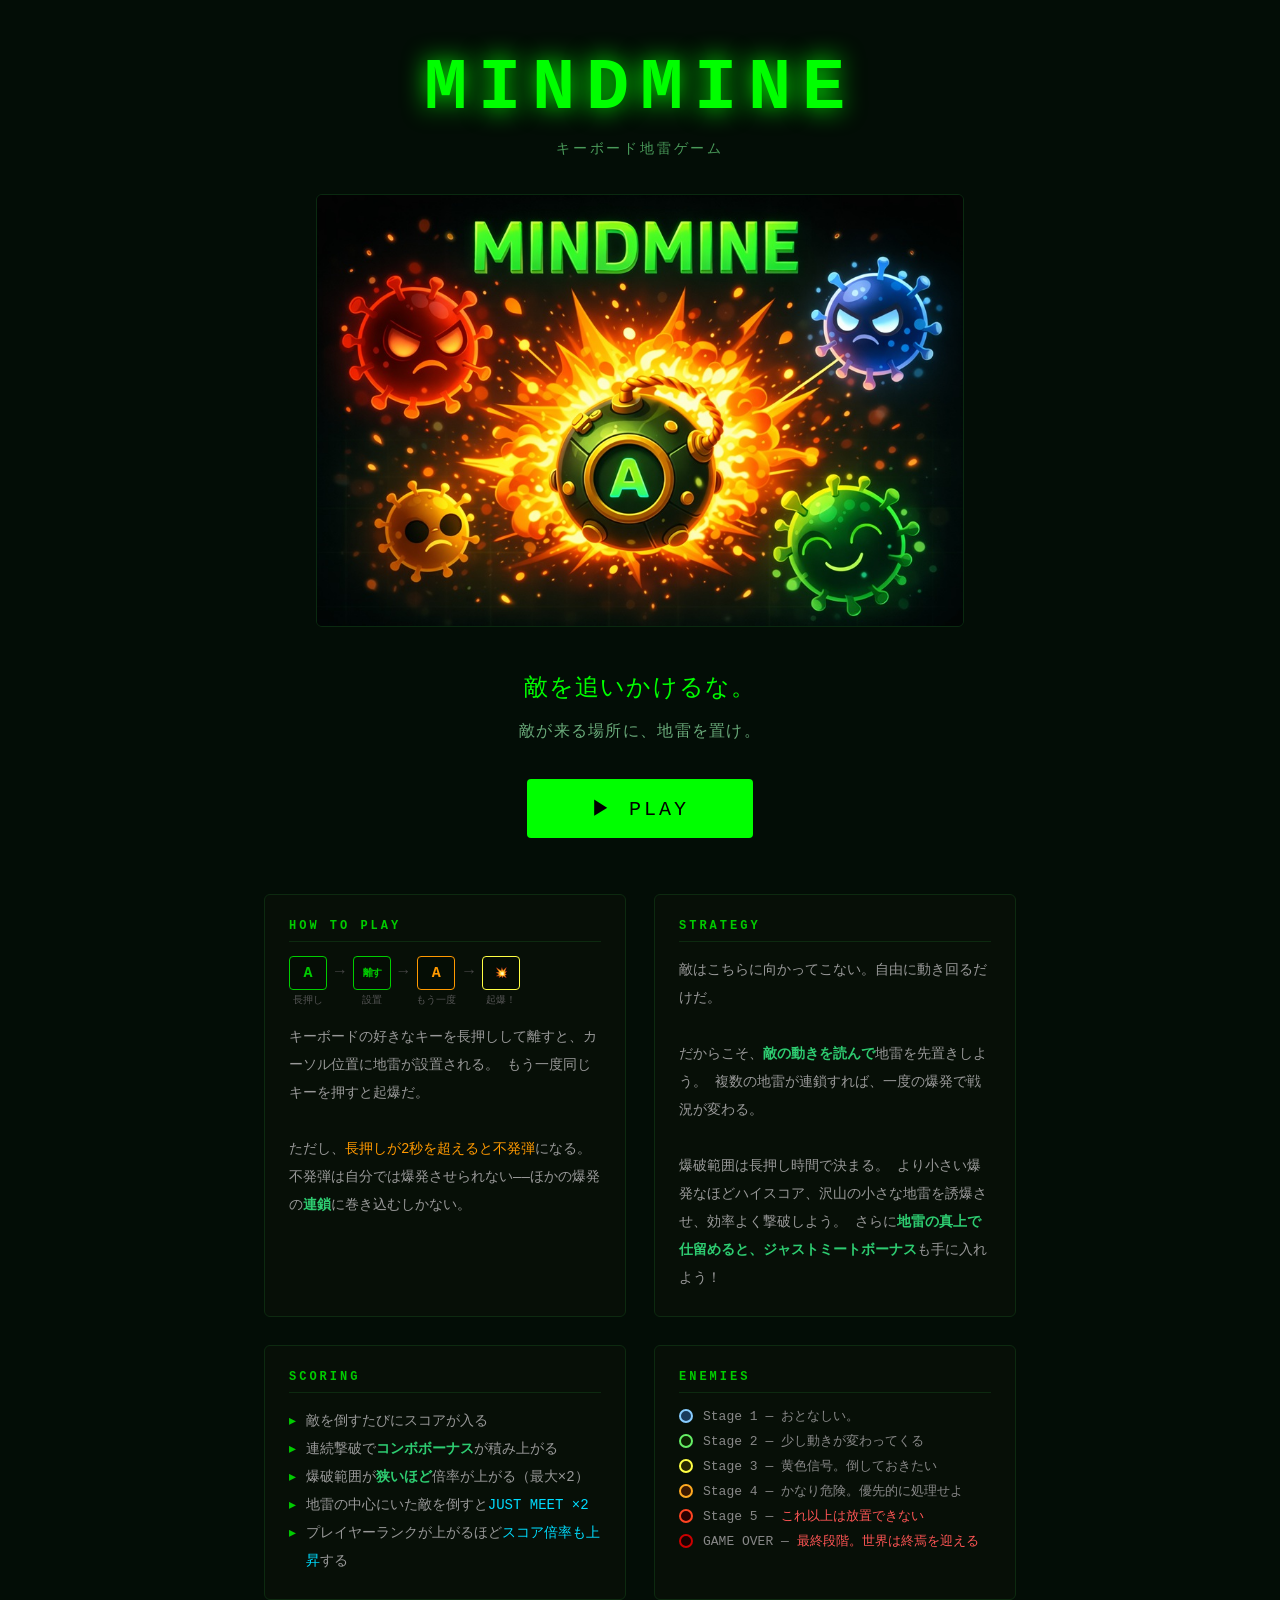
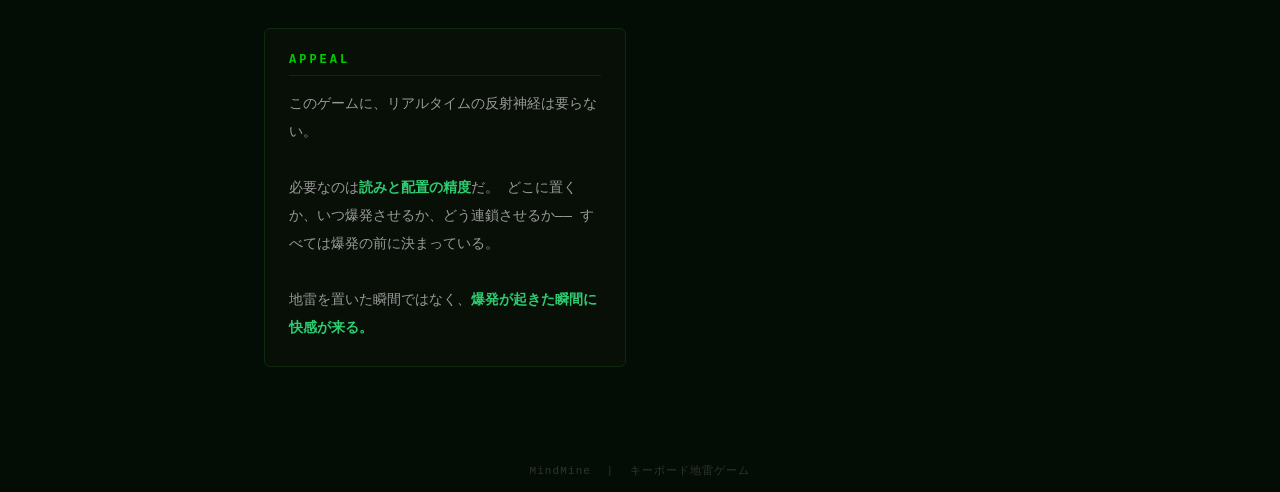
<file: index.html>
<!DOCTYPE html>
<html lang="ja">

<head>
  <meta charset="UTF-8">
  <meta name="viewport" content="width=device-width, initial-scale=1.0">
  <title>MindMine — キーボード地雷ゲーム</title>
  <!-- 紹介ページ専用スタイルシート（ゲーム本体の style.css とは別ファイル） -->
  <link rel="stylesheet" href="index.css">
</head>

<body>

  <!-- ========================================================
       ヘッダー：タイトルとキャッチフレーズ
       ======================================================== -->
  <header>
    <h1>MINDMINE</h1>
    <p class="tagline">キーボード地雷ゲーム</p>
  </header>

  <!-- ========================================================
       サムネイル：ゲーム画面のイメージ画像
       thumbnail.svg はゲームの雰囲気を伝えるイラスト
       ======================================================== -->
  <div class="thumbnail-wrap">
    <img src="assets/thumbnail_mindmine.jpg" alt="MindMine ゲーム画面">
  </div>

  <!-- ========================================================
       キャッチコピー：このゲームの本質を一言で表す
       ======================================================== -->
  <div class="catchcopy">
    <p class="lead">敵を追いかけるな。</p>
    <p class="sub">敵が来る場所に、地雷を置け。</p>
  </div>

  <!-- ========================================================
       PLAYボタン：game.html（ゲーム本体）へのリンク
       ======================================================== -->
  <div class="play-wrap">
    <a class="btn-play" href="game.html">▶ PLAY</a>
  </div>

  <!-- ========================================================
       説明カードグリッド：カードでゲームを紹介する
       ======================================================== -->
  <main>

    <!-- 操作方法 -->
    <div class="card">
      <h2>HOW TO PLAY</h2>

      <!-- キー操作フロー（長押し → 離す → もう一度 → 起爆）をビジュアルで示す -->
      <div class="key-demo">
        <div class="key-step">
          <span class="key">A</span>
          <span class="label">長押し</span>
        </div>
        <div class="arrow">→</div>
        <div class="key-step">
          <span class="key" style="font-size:10px;letter-spacing:-1px">離す</span>
          <span class="label">設置</span>
        </div>
        <div class="arrow">→</div>
        <div class="key-step">
          <!-- オレンジ = 起爆可能状態のキー -->
          <span class="key orange">A</span>
          <span class="label">もう一度</span>
        </div>
        <div class="arrow">→</div>
        <div class="key-step">
          <span class="key" style="border-color:#ff4;color:#ff4;font-size:10px">💥</span>
          <span class="label">起爆！</span>
        </div>
      </div>

      <p>
        キーボードの好きなキーを長押しして離すと、カーソル位置に地雷が設置される。
        もう一度同じキーを押すと起爆だ。<br><br>
        ただし、<span class="hl-orange">長押しが2秒を超えると不発弾</span>になる。
        不発弾は自分では爆発させられない——ほかの爆発の<span class="hl">連鎖</span>に巻き込むしかない。
      </p>
    </div>

    <!-- 攻略の考え方 -->
    <div class="card">
      <h2>STRATEGY</h2>
      <p>
        敵はこちらに向かってこない。自由に動き回るだけだ。<br><br>
        だからこそ、<span class="hl">敵の動きを読んで</span>地雷を先置きしよう。
        複数の地雷が連鎖すれば、一度の爆発で戦況が変わる。<br><br>
        爆破範囲は長押し時間で決まる。
        より小さい爆発なほどハイスコア、沢山の小さな地雷を誘爆させ、効率よく撃破しよう。
        さらに<span class="hl">地雷の真上で仕留めると、ジャストミートボーナス</span>も手に入れよう！<br/>
      </p>
    </div>

    <!-- スコアの仕組み -->
    <div class="card">
      <h2>SCORING</h2>
      <ul>
        <li>敵を倒すたびにスコアが入る</li>
        <li>連続撃破で<span class="hl">コンボボーナス</span>が積み上がる</li>
        <li>爆破範囲が<span class="hl">狭いほど</span>倍率が上がる（最大×2）</li>
        <li>地雷の中心にいた敵を倒すと<span class="hl-cyan">JUST MEET ×2</span></li>
        <li>プレイヤーランクが上がるほど<span class="hl-cyan">スコア倍率も上昇</span>する</li>
      </ul>
    </div>

    <!-- 敵のステージ一覧（ドットの色はゲーム内の敵の色と対応） -->
    <div class="card">
      <h2>ENEMIES</h2>
      <div class="stage-list">
        <div class="stage-row">
          <div class="stage-dot" style="border-color:#88ccff;background:#1a3a5c"></div>
          <span>Stage 1 — おとなしい。</span>
        </div>
        <div class="stage-row">
          <div class="stage-dot" style="border-color:#66ee66;background:#0a2200"></div>
          <span>Stage 2 — 少し動きが変わってくる</span>
        </div>
        <div class="stage-row">
          <div class="stage-dot" style="border-color:#ffff44;background:#2a2800"></div>
          <span>Stage 3 — 黄色信号。倒しておきたい</span>
        </div>
        <div class="stage-row">
          <div class="stage-dot" style="border-color:#ffaa22;background:#3a1800"></div>
          <span>Stage 4 — かなり危険。優先的に処理せよ</span>
        </div>
        <div class="stage-row">
          <div class="stage-dot" style="border-color:#ff4422;background:#2a0000"></div>
          <span>Stage 5 — <span class="hl-red">これ以上は放置できない</span></span>
        </div>
        <div class="stage-row">
          <div class="stage-dot" style="border-color:#cc0000;background:#1a0000"></div>
          <span>GAME OVER — <span class="hl-red">最終段階。世界は終焉を迎える</span></span>
        </div>
      </div>
    </div>

    <!-- このゲームの魅力・コンセプト -->
    <div class="card">
      <h2>APPEAL</h2>
      <p>
        このゲームに、リアルタイムの反射神経は要らない。<br><br>
        必要なのは<span class="hl">読みと配置の精度</span>だ。
        どこに置くか、いつ爆発させるか、どう連鎖させるか——
        すべては爆発の前に決まっている。<br><br>
        地雷を置いた瞬間ではなく、<span class="hl">爆発が起きた瞬間に快感が来る。</span>
      </p>
    </div>

  </main>

  <!-- ========================================================
       フッター
       ======================================================== -->
  <footer>MindMine &nbsp;|&nbsp; キーボード地雷ゲーム</footer>

</body>

</html>
</file>
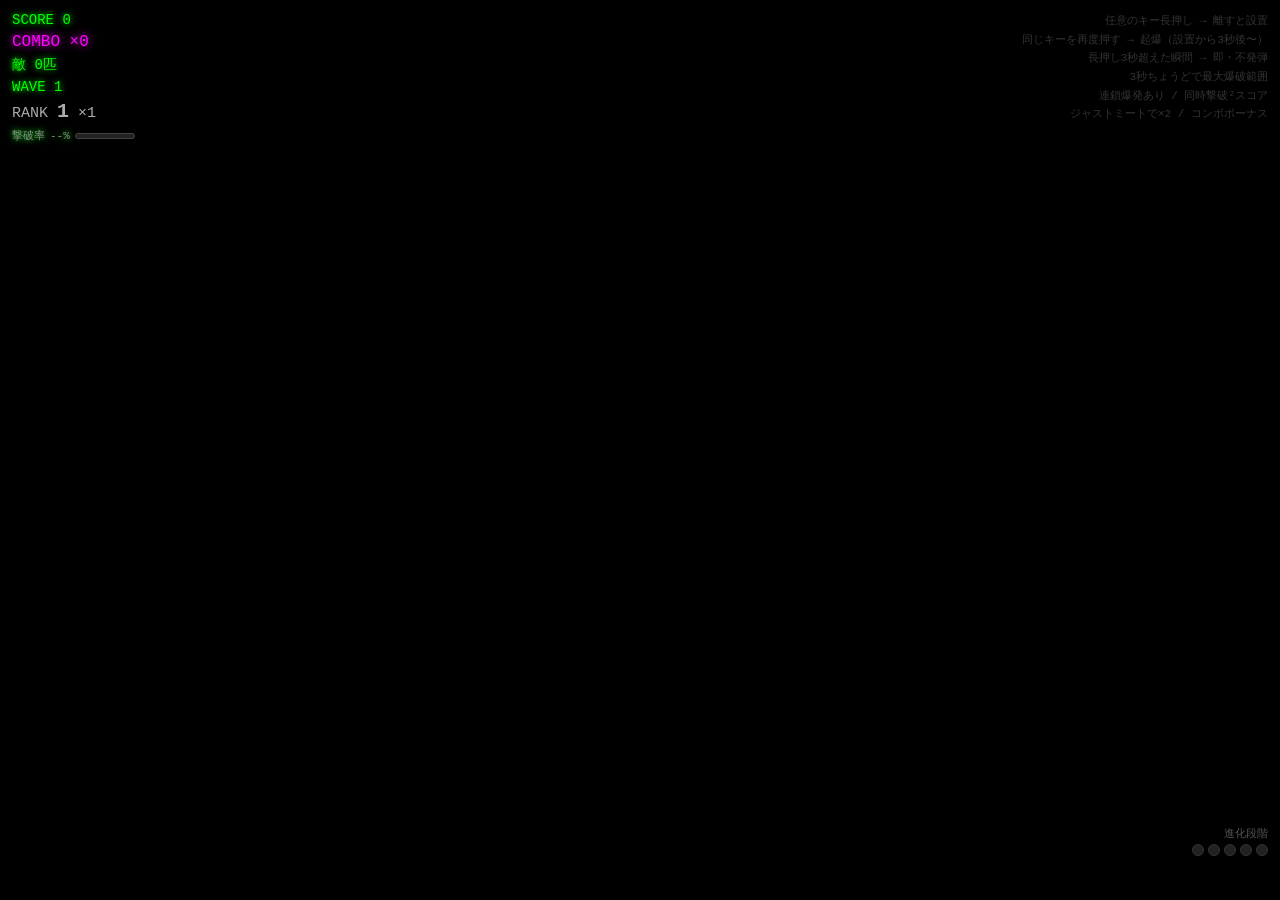
<file: game.html>
<!DOCTYPE html>
<html lang="ja">
<head>
  <meta charset="UTF-8">
  <title>MindMine - キーボード地雷ゲーム</title>
  <link rel="stylesheet" href="style.css">
</head>
<body>

  <!-- PixiJS が <canvas> を自動生成して body 先頭に挿入する。
       game.js 側で position:fixed / top:0 / left:0 を設定するため
       ここに <canvas> タグは不要。 -->

  <!-- 左上のスコア・コンボ・敵数・Wave 表示 -->
  <div id="ui">
    <div>SCORE <span id="score">0</span></div>
    <div id="combo">COMBO ×<span id="combo-count">0</span></div>
    <div>敵 <span id="ecount">0</span>匹</div>
    <div>WAVE  <span id="wave">1</span></div>
    <div id="rank-display">RANK <span id="rank-label">1</span> <span id="rank-mult">×1</span></div>
    <div id="rank-meter">
      撃破率 <span id="rank-kill-rate">--%</span>
      <span id="rank-meter-bar">
        <span id="rank-meter-fill"></span>
      </span>
      <span id="rank-meter-hint"></span>
    </div>
    <div id="msg"></div>
  </div>

  <!-- 右下の進化段階インジケーター（ドット5つ） -->
  <div id="evo-bar">
    <div class="evo-label">進化段階</div>
    <div id="evo-track">
      <div class="evo-dot" id="evo0"></div>
      <div class="evo-dot" id="evo1"></div>
      <div class="evo-dot" id="evo2"></div>
      <div class="evo-dot" id="evo3"></div>
      <div class="evo-dot" id="evo4"></div>
    </div>
  </div>

  <!-- 右上の操作ヒント -->
  <div id="help">
    任意のキー長押し → 離すと設置<br>
    同じキーを再度押す → 起爆（設置から3秒後〜）<br>
    長押し3秒超えた瞬間 → 即・不発弾<br>
    3秒ちょうどで最大爆破範囲<br>
    連鎖爆発あり / 同時撃破²スコア<br>
    ジャストミートで×2 / コンボボーナス
  </div>

  <!-- 画面下のキーインジケーター（game.js で動的生成） -->
  <div id="keymap"></div>

  <!-- バージョン表示 -->
  <div id="version"></div>

  <!-- カウントダウンオーバーレイ（3・2・1・START） -->
  <div id="countdown-overlay">
    <div id="countdown-num">3</div>
  </div>

  <!-- ゲームオーバー画面 -->
  <div id="gameover">
    <h1>GAME OVER</h1>
    <div class="reason" id="gameover-reason"></div>
    <table id="result-table">
      <thead>
        <tr><th></th><th>今回</th><th>自己ベスト</th></tr>
      </thead>
      <tbody>
        <tr><td>スコア</td>    <td><span id="final-score">0</span></td>    <td><span id="best-score">0</span></td></tr>
        <tr><td>最大コンボ</td><td>×<span id="final-combo">0</span></td>   <td>×<span id="best-combo">0</span></td></tr>
        <tr><td>ランク</td>    <td><span id="final-rank">1</span></td>     <td><span id="best-rank">1</span></td></tr>
        <tr><td>撃破速度</td>  <td><span id="final-kps">0.0</span> 匹/分</td><td><span id="best-kps">0.0</span> 匹/分</td></tr>
      </tbody>
    </table>
    <button onclick="restartGame()">もう一度プレイ</button>
  </div>

  <!-- PixiJS ライブラリ（WebGL/Canvas2D の高速レンダリングエンジン） -->
  <script src="https://pixijs.download/v7.4.2/pixi.min.js"></script>

  <!-- ゲームロジック本体 -->
  <script src="game.js"></script>

</body>
</html>
</file>
<file: index.css>
/* ============================================================
   MindMine — 紹介ページ スタイルシート
   ============================================================ */

/* --- リセット --- */
*, *::before, *::after { box-sizing: border-box; margin: 0; padding: 0; }

/* --- ページ全体 --- */
body {
  background: #030d06;       /* 極暗い緑黒 */
  color: #bbb;
  font-family: 'Courier New', monospace;
  min-height: 100vh;
  display: flex;
  flex-direction: column;
  align-items: center;
}

/* ============================================================
   ヘッダー（タイトル・タグライン）
   ============================================================ */
header {
  width: 100%;
  max-width: 800px;
  padding: 48px 24px 0;
  text-align: center;
}

h1 {
  font-size: clamp(36px, 8vw, 72px);
  letter-spacing: 0.15em;
  color: #0f0;
  text-shadow: 0 0 24px #0f0;
}

.tagline {
  margin-top: 10px;
  font-size: 14px;
  letter-spacing: 0.2em;
  color: #4a9a5a;
}

/* ============================================================
   サムネイル画像
   ============================================================ */
.thumbnail-wrap {
  width: 100%;
  max-width: 680px;
  margin: 36px auto 0;
  padding: 0 16px;
}

.thumbnail-wrap img {
  width: 100%;
  border: 1px solid #0a2a10;
  border-radius: 6px;
  display: block;
}

/* ============================================================
   キャッチコピー（PLAYボタン上）
   ============================================================ */
.catchcopy {
  margin-top: 36px;
  text-align: center;
  line-height: 2.2;
}

.catchcopy .lead {
  font-size: clamp(17px, 3vw, 24px);
  color: #0f0;
  letter-spacing: 0.05em;
}

.catchcopy .sub {
  font-size: clamp(13px, 2vw, 16px);
  color: #6aaa7a;
  letter-spacing: 0.08em;
}

/* ============================================================
   PLAYボタン
   ============================================================ */
.play-wrap {
  margin-top: 28px;
  text-align: center;
}

.btn-play {
  display: inline-block;
  padding: 16px 64px;
  font-family: 'Courier New', monospace;
  font-size: 20px;
  letter-spacing: 0.15em;
  color: #000;
  background: #0f0;
  border: none;
  border-radius: 4px;
  text-decoration: none;
  cursor: pointer;
  transition: background 0.15s, box-shadow 0.15s;
}

.btn-play:hover {
  background: #4f4;
  box-shadow: 0 0 24px #0f08;
}

/* ============================================================
   説明カードグリッド
   ============================================================ */
main {
  width: 100%;
  max-width: 800px;
  padding: 56px 24px 80px;
  display: grid;
  grid-template-columns: repeat(auto-fit, minmax(260px, 1fr));
  gap: 28px;
}

/* 各カード */
.card {
  background: #070f07;
  border: 1px solid #0d2a10;
  border-radius: 6px;
  padding: 24px;
}

.card h2 {
  font-size: 12px;
  letter-spacing: 0.25em;
  color: #0c0;
  margin-bottom: 14px;
  border-bottom: 1px solid #0d2a10;
  padding-bottom: 8px;
}

.card p {
  font-size: 14px;
  line-height: 2;
  color: #999;
}

.card ul {
  list-style: none;
  padding: 0;
}

.card li {
  font-size: 14px;
  line-height: 2;
  color: #999;
  padding-left: 1.2em;
  position: relative;
}

/* 箇条書きの矢印アイコン */
.card li::before {
  content: '▸';
  color: #0c0;
  position: absolute;
  left: 0;
}

/* ============================================================
   ハイライト用インラインカラークラス
   ============================================================ */
.hl        { color: #2ecc71; font-weight: bold; }  /* 緑（主要な強調） */
.hl-orange { color: #f90; }                         /* オレンジ（警告・不発弾） */
.hl-cyan   { color: #0df; }                         /* シアン（ボーナス・ランク） */
.hl-red    { color: #f55; }                         /* 赤（危険・最終段階） */

/* ============================================================
   HOW TO PLAY カード — キー操作フロー図
   ============================================================ */
.key-demo {
  display: flex;
  gap: 8px;
  margin: 14px 0 16px;
  flex-wrap: wrap;
  align-items: center;
}

.key-step { text-align: center; }

/* キーボードキーを模したボックス */
.key-step .key {
  display: inline-block;
  width: 38px;
  height: 34px;
  line-height: 34px;
  border: 1px solid #0c0;
  border-radius: 4px;
  font-size: 15px;
  font-weight: bold;
  color: #0c0;
  background: #050d05;
}

/* 起爆可能状態のキー（オレンジ） */
.key-step .key.orange { border-color: #f90; color: #f90; }

.key-step .label {
  display: block;
  font-size: 10px;
  color: #555;
  margin-top: 3px;
}

/* フロー図の矢印 */
.arrow { font-size: 16px; color: #444; padding-bottom: 18px; }

/* ============================================================
   ENEMIES カード — ステージ一覧
   ============================================================ */
.stage-list { display: flex; flex-direction: column; gap: 7px; margin-top: 8px; }

.stage-row {
  display: flex;
  align-items: center;
  gap: 10px;
  font-size: 13px;
  color: #888;
}

/* ステージの色を示す丸いドット（色はインラインで指定） */
.stage-dot {
  width: 14px;
  height: 14px;
  border-radius: 50%;
  border: 2px solid;
  flex-shrink: 0;
}

/* ============================================================
   フッター
   ============================================================ */
footer {
  margin-top: auto;
  padding: 16px;
  font-size: 11px;
  color: #333;
  letter-spacing: 0.1em;
}
</file>
<file: style.css>
/* ============================================================
   MindMine — スタイルシート
   PixiJS が生成する <canvas> を背景に固定し、
   HTML の UI 要素（スコア・ゲームオーバー等）を最前面に重ねる
   ============================================================ */

/* --- 全要素の余白リセット --- */
* {
  margin: 0;
  padding: 0;
  box-sizing: border-box;
}

/* --- ページ全体 --- */
body {
  background: #000;
  overflow: hidden;
  font-family: 'Courier New', monospace;
  user-select: none;
}

/* PixiJS が body 直下に挿入する <canvas> を画面全体に固定する */
canvas {
  display: block;
  position: fixed;
  top: 0;
  left: 0;
  z-index: 0;
}


/* ============================================================
   左上UI（スコア・コンボ・敵数・Wave）
   ============================================================ */
#ui {
  position: fixed;
  top: 12px;
  left: 12px;
  color: #0f0;
  font-size: 14px;
  pointer-events: none;
  text-shadow: 0 0 6px #0f0;
  z-index: 10;
}

#ui div {
  margin-bottom: 5px;
}

#combo {
  color: #f0f;
  text-shadow: 0 0 8px #f0f;
  font-size: 16px;
}

#msg {
  color: #ff0;
  height: 20px;
  font-size: 13px;
}

/* ランク判定リアルタイムメーター */
#rank-meter {
  font-size: 11px;
  color: #888;
  display: flex;
  align-items: center;
  gap: 5px;
  margin-top: 2px;
}

#rank-meter-bar {
  display: inline-block;
  width: 60px;
  height: 6px;
  background: #222;
  border: 1px solid #444;
  border-radius: 3px;
  overflow: hidden;
  vertical-align: middle;
}

#rank-meter-fill {
  display: block;
  height: 100%;
  width: 0%;
  background: #0f0;
  border-radius: 3px;
  transition: width 0.3s, background 0.3s;
}

#rank-meter-hint {
  font-size: 10px;
  font-weight: bold;
}

/* ランク表示 */
#rank-display {
  font-size: 15px;
  color: #aaa;
  text-shadow: none;
  transition: color 0.3s, text-shadow 0.3s;
}

#rank-label {
  font-size: 20px;
  font-weight: bold;
}

/* ランク変動アニメーション用クラス（JS で付け外しする） */
#rank-display.rank-up {
  color: #0ff;
  text-shadow: 0 0 12px #0ff;
}

#rank-display.rank-down {
  color: #f44;
  text-shadow: 0 0 12px #f44;
}


/* ============================================================
   ゲームオーバー画面
   ============================================================ */
#gameover {
  display: none;
  position: fixed;
  inset: 0;
  background: rgba(0,0,0,0.92);
  color: #f00;
  align-items: center;
  justify-content: center;
  flex-direction: column;
  z-index: 100;
}

#gameover h1 {
  font-size: 64px;
  text-shadow: 0 0 24px #f00;
  letter-spacing: 4px;
}

#gameover .reason {
  font-size: 16px;
  color: #f88;
  margin-top: 8px;
}

#result-table {
  margin-top: 20px;
  border-collapse: collapse;
  font-size: 18px;
}

#result-table th {
  color: #888;
  font-size: 13px;
  padding: 4px 20px;
  border-bottom: 1px solid #333;
}

#result-table td {
  padding: 6px 20px;
  text-align: center;
}

#result-table td:first-child {
  text-align: left;
  color: #888;
  font-size: 14px;
}

#result-table tr:nth-child(1) td:nth-child(2) { color: #ff0; }   /* スコア 今回 */
#result-table tr:nth-child(2) td:nth-child(2) { color: #f0f; }   /* コンボ 今回 */
#result-table tr:nth-child(3) td:nth-child(2) { color: #0ff; text-shadow: 0 0 8px #0ff; } /* ランク 今回 */
#result-table tr:nth-child(4) td:nth-child(2) { color: #0ff; text-shadow: 0 0 8px #0ff; } /* 撃破速度 今回 */

#result-table td:nth-child(3) { color: #555; font-size: 15px; }  /* 自己ベスト列 */

#gameover button {
  margin-top: 28px;
  padding: 12px 40px;
  font-size: 20px;
  background: #c00;
  color: #fff;
  border: 2px solid #f55;
  cursor: pointer;
  border-radius: 4px;
  font-family: inherit;
  text-shadow: 0 0 6px #f00;
  transition: background 0.2s;
}

#gameover button:hover {
  background: #e00;
}


/* ============================================================
   画面下のキーマップインジケーター
   ============================================================ */
#version {
  position: fixed;
  bottom: 8px;
  right: 8px;
  color: #333;
  font-size: 10px;
  pointer-events: none;
  z-index: 10;
}

#keymap {
  position: fixed;
  bottom: 8px;
  left: 8px;
  font-size: 11px;
  pointer-events: none;
  display: flex;
  flex-wrap: wrap;
  gap: 3px;
  max-width: 660px;
  z-index: 10;
}

.ki {
  padding: 2px 5px;
  border: 1px solid #2a2a2a;
  border-radius: 3px;
  font-size: 10px;
  transition: all 0.15s;
  color: #333;
}

.ki.active {
  border-color: #09f;
  color: #09f;
  text-shadow: 0 0 5px #09f;
}

.ki.ready {
  border-color: #f80;
  color: #f80;
  text-shadow: 0 0 5px #f80;
}

.ki.dud {
  border-color: #444;
  color: #444;
}


/* ============================================================
   右上の操作ヒント
   ============================================================ */
#help {
  position: fixed;
  top: 12px;
  right: 12px;
  color: #333;
  font-size: 11px;
  line-height: 1.7;
  pointer-events: none;
  text-align: right;
  z-index: 10;
}


/* ============================================================
   右下の進化段階インジケーター
   ============================================================ */
#evo-bar {
  position: fixed;
  bottom: 44px;
  right: 12px;
  pointer-events: none;
  z-index: 10;
  text-align: right;
}

#evo-bar .evo-label {
  color: #555;
  font-size: 11px;
  margin-bottom: 3px;
}

#evo-track {
  display: flex;
  gap: 4px;
  justify-content: flex-end;
}

.evo-dot {
  width: 12px;
  height: 12px;
  border-radius: 50%;
  border: 1px solid #333;
  background: #222;
  transition: all 0.3s;
}

.evo-dot.lit {
  border-color: #f55;
  background: #c00;
  box-shadow: 0 0 6px #f00;
}

.evo-dot.final {
  border-color: #fff;
  background: #fff;
  box-shadow: 0 0 12px #fff;
}


/* ============================================================
   カウントダウンオーバーレイ（3・2・1・START）
   ============================================================ */
#countdown-overlay {
  display: none;
  position: fixed;
  inset: 0;
  align-items: center;
  justify-content: center;
  flex-direction: column;
  z-index: 200;
  pointer-events: none;
}

#countdown-overlay.active {
  display: flex;
}

#countdown-num {
  font-size: 160px;
  font-weight: bold;
  font-family: 'Courier New', monospace;
  color: #fff;
  text-shadow: 0 0 40px #0ff, 0 0 80px #0ff;
  text-align: center;
  white-space: pre;   /* \n で改行できるようにする */
}

/* 「PRESS ANY KEY」は文字が多いので小さくする */
#countdown-num.small {
  font-size: 48px;
  letter-spacing: 2px;
}
</file>
